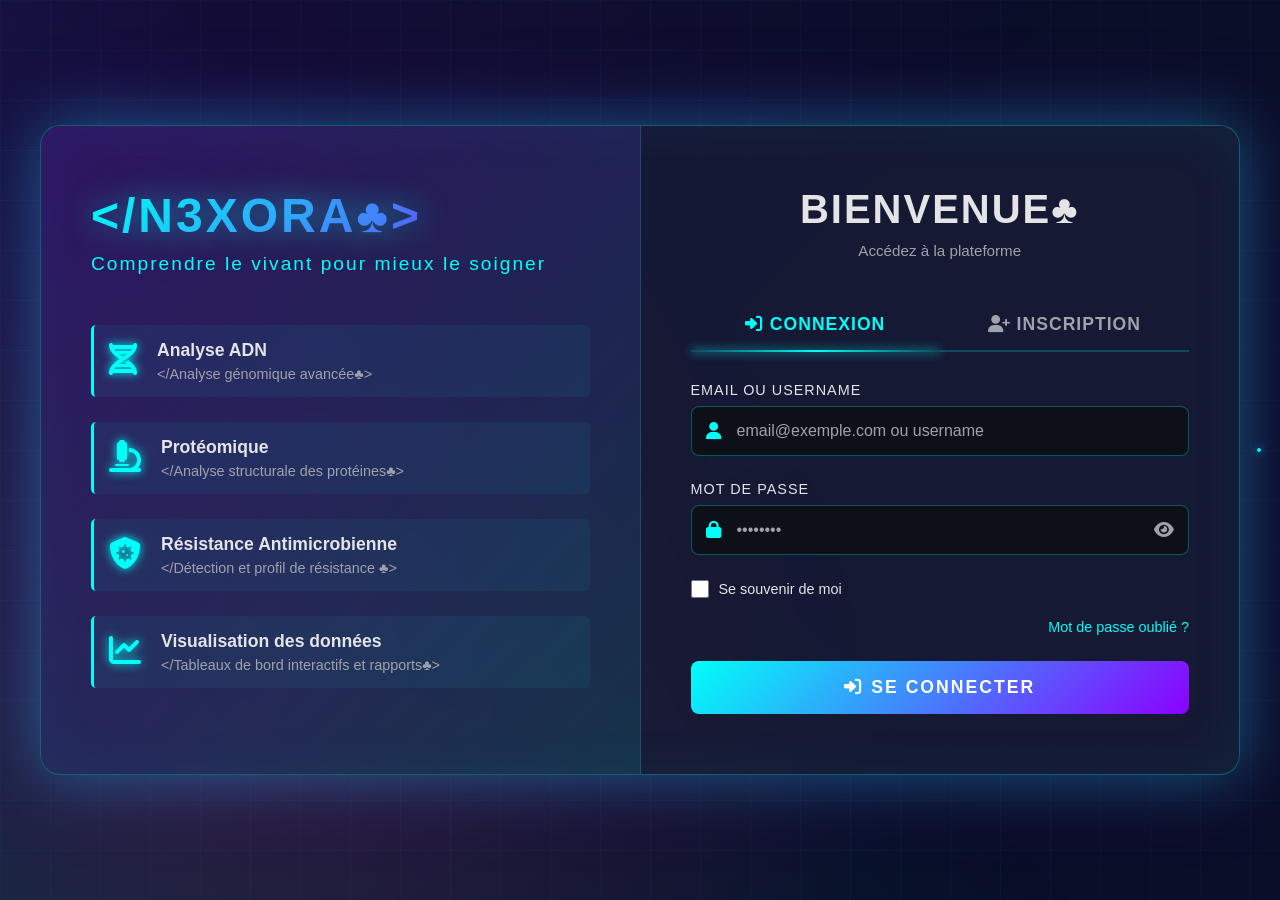
<file: frontend/nexora.html>
<!DOCTYPE html>
<html lang="fr">
<head>
<meta charset="UTF-8">
<meta name="viewport" content="width=device-width, initial-scale=1.0">
<title>Authentification</title>
<link rel="stylesheet" href="https://cdnjs.cloudflare.com/ajax/libs/font-awesome/6.4.0/css/all.min.css">
<style>
/* ===== RESET ===== */
* { margin:0; padding:0; box-sizing:border-box; }
:root {
  --cyan:#00fff9; --pink:#ff006e; --purple:#8b00ff;
  --bg:#0a0e27; --card:#1a1f3a;
  --input:#0d1117; --text:#e4e4e7; --text-secondary:#a1a1aa;
}
body {
  font-family:'Segoe UI',sans-serif;
  background:var(--bg); color:var(--text);
  min-height:100vh; display:flex;
  justify-content:center; align-items:center;
  overflow:hidden; position:relative;
}

/* ===== BACKGROUND ===== */
.cyber-bg{position:fixed;top:0;left:0;width:100%;height:100%;
background:linear-gradient(135deg,rgba(138,0,255,0.1)0%,transparent 50%),linear-gradient(45deg,rgba(0,255,249,0.1)0%,transparent 50%),radial-gradient(circle at 20% 80%, rgba(255,0,110,0.15)0%,transparent 50%);z-index:0;}
.grid-overlay{position:fixed;top:0;left:0;width:100%;height:100%;background-image: linear-gradient(rgba(0,255,249,0.03)1px,transparent 1px),linear-gradient(90deg,rgba(0,255,249,0.03)1px,transparent 1px);background-size:50px 50px;animation:gridScroll 20s linear infinite;z-index:0;}
@keyframes gridScroll{0%{transform:translateY(0);}100%{transform:translateY(50px);}}
.particle{position:fixed;width:4px;height:4px;border-radius:50%;background:var(--cyan);box-shadow:0 0 10px var(--cyan);animation:float 15s infinite;z-index:1;}
@keyframes float{0%,100%{transform:translateY(0) translateX(0);opacity:0;}10%,90%{opacity:1;}100%{transform:translateY(-100vh) translateX(50px);opacity:0;}}

/* ===== CONTAINER ===== */
.auth-container{position:relative;z-index:10;width:100%;max-width:1200px;min-height:650px;display:flex;background:rgba(26,31,58,0.7);backdrop-filter:blur(20px);border-radius:20px;overflow:hidden;box-shadow:0 0 60px rgba(0,255,249,0.3),0 0 100px rgba(138,0,255,0.2),inset 0 0 60px rgba(0,255,249,0.05);border:1px solid rgba(0,255,249,0.3);}

/* ===== LEFT PANEL ===== */
.info-panel{flex:1;padding:60px 50px;background:linear-gradient(135deg, rgba(138,0,255,0.2)0%, rgba(0,255,249,0.1)100%);display:flex;flex-direction:column;justify-content:center;position:relative;border-right:1px solid rgba(0,255,249,0.2);}
.logo{font-size:3em;font-weight:900;background:linear-gradient(135deg,var(--cyan)0%,var(--purple)100%);-webkit-background-clip:text;-webkit-text-fill-color:transparent;text-shadow:0 0 30px rgba(0,255,249,0.5);letter-spacing:3px;animation:pulse 3s ease-in-out infinite;}
@keyframes pulse{0%,100%{opacity:1;}50%{opacity:0.8;}}
.tagline{font-size:1.2em;color:var(--cyan);margin-top:10px;font-weight:300;letter-spacing:2px;}
.features{margin-top:50px;}
.feature-item{display:flex;align-items:center;margin-bottom:25px;padding:15px;background:rgba(0,255,249,0.05);border-left:3px solid var(--cyan);border-radius:5px;transition:all 0.3s ease;}
.feature-item:hover{background:rgba(0,255,249,0.1);transform:translateX(10px);}
.feature-icon{font-size:2em;margin-right:20px;color:var(--cyan);text-shadow:0 0 10px var(--cyan);}
.feature-text h3{font-size:1.1em;margin-bottom:5px;color:var(--text);}
.feature-text p{font-size:0.9em;color:var(--text-secondary);}

/* ===== RIGHT PANEL ===== */
.auth-panel{flex:1;padding:60px 50px;display:flex;flex-direction:column;justify-content:center;position:relative;}
.form-header{text-align:center;margin-bottom:40px;}
.form-header h2{font-size:2.5em;margin-bottom:10px;color:var(--text);text-transform:uppercase;letter-spacing:2px;}
.form-header .subtitle{color:var(--text-secondary);font-size:0.95em;}
.tabs{display:flex;margin-bottom:30px;border-bottom:2px solid rgba(0,255,249,0.2);}
.tab{flex:1;padding:15px;text-align:center;font-size:1.1em;font-weight:600;color:var(--text-secondary);cursor:pointer;position:relative;text-transform:uppercase;letter-spacing:1px;transition:all 0.3s ease;}
.tab.active{color:var(--cyan);}
.tab.active::after{content:'';position:absolute;bottom:-2px;left:0;width:100%;height:2px;background:linear-gradient(90deg,transparent,var(--cyan),transparent);box-shadow:0 0 10px var(--cyan);}
.tab:hover{color:var(--cyan);}
.form-content{display:none;}
.form-content.active{display:block;animation:fadeIn 0.5s ease;}
@keyframes fadeIn{from{opacity:0;transform:translateY(20px);}to{opacity:1;transform:translateY(0);}}
.form-group{margin-bottom:25px;position:relative;}
.form-group label{display:block;margin-bottom:8px;color:var(--text);font-weight:500;font-size:0.9em;text-transform:uppercase;letter-spacing:1px;}
.input-wrapper{position:relative;}
.input-icon{position:absolute;left:15px;top:50%;transform:translateY(-50%);color:var(--cyan);font-size:1.1em;}
.form-control{width:100%;padding:15px 15px 15px 45px;background:var(--input);border:1px solid rgba(0,255,249,0.3);border-radius:8px;color:var(--text);font-size:1em;transition:all 0.3s ease;outline:none;}
.form-control:focus{border-color:var(--cyan);box-shadow:0 0 20px rgba(0,255,249,0.3);background:rgba(0,255,249,0.05);}
.form-control::placeholder{color:var(--text-secondary);}
.password-toggle{position:absolute;right:15px;top:50%;transform:translateY(-50%);color:var(--text-secondary);cursor:pointer;font-size:1.1em;transition:color 0.3s ease;}
.password-toggle:hover{color:var(--cyan);}
.checkbox-group{display:flex;align-items:center;margin-bottom:20px;}
.checkbox-group input[type="checkbox"]{width:18px;height:18px;margin-right:10px;cursor:pointer;accent-color:var(--cyan);}
.checkbox-group label{margin:0;font-size:0.9em;cursor:pointer;}
.forgot-password{text-align:right;margin-bottom:25px;}
.forgot-password a{color:var(--cyan);text-decoration:none;font-size:0.9em;transition:all 0.3s ease;}
.forgot-password a:hover{text-shadow:0 0 10px var(--cyan);}
.btn-primary{width:100%;padding:16px;background:linear-gradient(135deg,var(--cyan)0%,var(--purple)100%);border:none;border-radius:8px;color:white;font-size:1.1em;font-weight:700;text-transform:uppercase;letter-spacing:2px;cursor:pointer;transition:all 0.3s ease;position:relative;overflow:hidden;}
.btn-primary::before{content:'';position:absolute;top:0;left:-100%;width:100%;height:100%;background:linear-gradient(90deg,transparent,rgba(255,255,255,0.3),transparent);transition:left 0.5s ease;}
.btn-primary:hover::before{left:100%;}
.btn-primary:hover{box-shadow:0 0 30px rgba(0,255,249,0.6);transform:translateY(-2px);}
.btn-primary:active{transform:translateY(0);}

/* ===== ALERTS ===== */
.alert{padding:15px;border-radius:8px;margin-bottom:20px;display:none;animation:slideDown 0.3s ease;}
.alert.show{display:block;animation:slideDown 0.3s ease, fadeOut 0.3s ease 2.7s forwards;}
@keyframes slideDown{from{opacity:0;transform:translateY(-10px);}to{opacity:1;transform:translateY(0);}}
@keyframes fadeOut{to{opacity:0;transform:translateY(-10px);}}
.alert-success{background:rgba(0,255,0,0.1);border:1px solid rgba(0,255,0,0.3);color:#00ff00;}
.alert-error{background:rgba(255,0,110,0.1);border:1px solid rgba(255,0,110,0.3);color:#ff006e;}
.alert-info{background:rgba(0,255,249,0.1);border:1px solid rgba(0,255,249,0.3);color:var(--cyan);}

/* ===== LOADING ===== */
.loading-overlay{position:fixed;top:0;left:0;width:100%;height:100%;background:rgba(10,14,39,0.9);display:flex;align-items:center;justify-content:center;z-index:9999;display:none;}
.loading-overlay.show{display:flex;}
.spinner{width:60px;height:60px;border:4px solid rgba(0,255,249,0.2);border-top-color:var(--cyan);border-radius:50%;animation:spin 1s linear infinite;}
@keyframes spin{to{transform:rotate(360deg);}}

/* ===== RESPONSIVE ===== */
@media(max-width:968px){.auth-container{flex-direction:column;max-width:500px;}.info-panel{padding:40px 30px;border-right:none;border-bottom:1px solid rgba(0,255,249,0.2);}.auth-panel{padding:40px 30px;}.logo{font-size:2em;}.features{display:none;}}
</style>
</head>
<body>

<div class="cyber-bg"></div>
<div class="grid-overlay"></div>

<div class="loading-overlay" id="loadingOverlay"><div class="spinner"></div></div>

<div class="auth-container">
  <div class="info-panel">
    <div class="logo">&lt;/N3XORA♣&gt;</div>
    <div class="tagline">Comprendre le vivant pour mieux le soigner</div>
    <div class="features">
      <div class="feature-item"><div class="feature-icon"><i class="fas fa-dna"></i></div><div class="feature-text"><h3>Analyse ADN</h3><p>&lt;/Analyse génomique avancée♣&gt;</p></div></div>
      <div class="feature-item"><div class="feature-icon"><i class="fas fa-microscope"></i></div><div class="feature-text"><h3>Protéomique</h3><p>&lt;/Analyse structurale des protéines♣&gt;</p></div></div>
      <div class="feature-item"><div class="feature-icon"><i class="fas fa-shield-virus"></i></div><div class="feature-text"><h3>Résistance Antimicrobienne</h3><p>&lt;/Détection et profil de résistance ♣&gt;</p></div></div>
      <div class="feature-item"><div class="feature-icon"><i class="fas fa-chart-line"></i></div><div class="feature-text"><h3>Visualisation des données</h3><p>&lt;/Tableaux de bord interactifs et rapports♣&gt;</p></div></div>
    </div>
  </div>

  <div class="auth-panel">
    <div class="form-container">
      <div class="form-header"><h2>Bienvenue♣</h2><p class="subtitle">Accédez à la plateforme</p></div>
      <div id="alertMessage" class="alert"></div>
      <div class="tabs">
        <div class="tab active" onclick="switchTab('login')"><i class="fas fa-sign-in-alt"></i> Connexion</div>
        <div class="tab" onclick="switchTab('register')"><i class="fas fa-user-plus"></i> Inscription</div>
      </div>

      <!-- LOGIN -->
      <div id="loginForm" class="form-content active">
        <form onsubmit="handleLogin(event)">
          <div class="form-group">
            <label>Email ou Username</label>
            <div class="input-wrapper">
              <i class="fas fa-user input-icon"></i>
              <input type="text" id="loginEmail" class="form-control" placeholder="email@exemple.com ou username" required>
            </div>
          </div>
          <div class="form-group">
            <label>Mot de passe</label>
            <div class="input-wrapper">
              <i class="fas fa-lock input-icon"></i>
              <input type="password" id="loginPassword" class="form-control" placeholder="••••••••" required>
              <i class="fas fa-eye password-toggle" onclick="togglePassword('loginPassword', this)"></i>
            </div>
          </div>
          <div class="checkbox-group"><input type="checkbox" id="rememberMe"><label for="rememberMe">Se souvenir de moi</label></div>
          <div class="forgot-password"><a href="#" onclick="showForgotPassword(event)">Mot de passe oublié ?</a></div>
          <button type="submit" class="btn-primary"><i class="fas fa-sign-in-alt"></i> Se connecter</button>
        </form>
      </div>

      <!-- REGISTER -->
      <div id="registerForm" class="form-content">
        <form onsubmit="handleRegister(event)">
          <div class="form-group">
            <label>Nom d'utilisateur</label>
            <div class="input-wrapper">
              <i class="fas fa-user input-icon"></i>
              <input type="text" id="registerUsername" class="form-control" placeholder="votre_username" required pattern="[a-zA-Z0-9_-]+" title="Lettres, chiffres, tirets et underscores" maxlength="100">
            </div>
          </div>
          <div class="form-group">
            <label>Email</label>
            <div class="input-wrapper">
              <i class="fas fa-envelope input-icon"></i>
              <input type="email" id="registerEmail" class="form-control" placeholder="votre.email@exemple.com" required maxlength="200">
            </div>
          </div>
          <div class="form-group">
            <label>Mot de passe</label>
            <div class="input-wrapper">
              <i class="fas fa-lock input-icon"></i>
              <input type="password" id="registerPassword" class="form-control" placeholder="••••••••" required minlength="8">
              <i class="fas fa-eye password-toggle" onclick="togglePassword('registerPassword', this)"></i>
            </div>
          </div>
          <div class="form-group">
            <label>Confirmer le mot de passe</label>
            <div class="input-wrapper">
              <i class="fas fa-lock input-icon"></i>
              <input type="password" id="registerPasswordConfirm" class="form-control" placeholder="••••••••" required>
              <i class="fas fa-eye password-toggle" onclick="togglePassword('registerPasswordConfirm', this)"></i>
            </div>
          </div>
          <div class="checkbox-group"><input type="checkbox" id="acceptTerms" required><label for="acceptTerms">J'accepte les <a href="#" style="color:var(--cyan)">conditions</a></label></div>
          <button type="submit" class="btn-primary"><i class="fas fa-user-plus"></i> Créer un compte</button>
        </form>
      </div>
    </div>
  </div>
</div>

<script>
// PARTICLES
for(let i=0;i<20;i++){
  const p=document.createElement('div');p.className='particle';
  p.style.left=Math.random()*100+'%';
  p.style.animationDelay=Math.random()*15+'s';
  p.style.animationDuration=(Math.random()*10+10)+'s';
  document.body.appendChild(p);
}

// SWITCH TAB
function switchTab(tab){
  document.querySelectorAll('.tab').forEach(t=>t.classList.remove('active'));
  document.querySelectorAll('.form-content').forEach(c=>c.classList.remove('active'));
  if(tab==='login'){
    document.querySelectorAll('.tab')[0].classList.add('active');
    document.getElementById('loginForm').classList.add('active');
    document.getElementById('loginEmail').focus();
  }else{
    document.querySelectorAll('.tab')[1].classList.add('active');
    document.getElementById('registerForm').classList.add('active');
    document.getElementById('registerUsername').focus();
  }
}

// TOGGLE PASSWORD
function togglePassword(id, icon){
  const input=document.getElementById(id);
  input.type=input.type==='password'?'text':'password';
  icon.classList.toggle('fa-eye');
  icon.classList.toggle('fa-eye-slash');
}

// ALERT
function showAlert(message,type){
  const alertBox=document.getElementById('alertMessage');
  alertBox.textContent=message;
  alertBox.className='alert show alert-'+type;
  setTimeout(()=>{alertBox.className='alert';},3000);
}

// LOADING
function showLoading(){document.getElementById('loadingOverlay').classList.add('show');}
function hideLoading(){document.getElementById('loadingOverlay').classList.remove('show');}

// FORGOT PASSWORD
function showForgotPassword(e){e.preventDefault();showAlert("Fonction oubliée non implémentée", "info");}
function parseApiBody(text){
  if(!text) return {};
  try { return JSON.parse(text); }
  catch { return { detail: text.slice(0, 200) }; }
}
function apiError(data, fallback){
  const d = data && data.detail;
  if(typeof d === 'string') return d;
  if(Array.isArray(d)) return d.map(x => x.msg || JSON.stringify(x)).join(' · ');
  return (data && data.message) || fallback;
}
function storeToken(token, remember){
  localStorage.removeItem('token');
  sessionStorage.removeItem('token');
  localStorage.removeItem('nexora_token');
  localStorage.removeItem('authToken');
  sessionStorage.removeItem('authToken');
  if(remember){
    localStorage.setItem('token', token);
    localStorage.setItem('nexora_token', token);
  } else {
    sessionStorage.setItem('token', token);
    sessionStorage.setItem('nexora_token', token);
  }
}

// LOGIN
async function handleLogin(e){
  e.preventDefault();
  const submitButton = e.submitter || document.querySelector('#loginForm button[type="submit"]');
  if (submitButton) submitButton.disabled = true;
  showLoading();

  const email = document.getElementById('loginEmail').value.trim();
  const password = document.getElementById('loginPassword').value;
  const remember = document.getElementById('rememberMe').checked;
  const controller = new AbortController();
  const timeoutId = setTimeout(() => controller.abort(), 20000);

  try {
    const res = await fetch('/api/v1/auth/login', {
      method: 'POST',
      headers: {'Content-Type':'application/json'},
      body: JSON.stringify({ email, password, remember }),
      signal: controller.signal
    });
    const data = parseApiBody(await res.text());

    if (res.ok && data.access_token) {
      storeToken(data.access_token, remember);
      hideLoading();
      showAlert('Connexion réussie !', 'success');
      const redirectDest = localStorage.getItem('redirect_after_login');
      const dest = redirectDest || '/index.html';
      localStorage.removeItem('redirect_after_login');
      setTimeout(()=>{ window.location.replace(dest); }, 500);
    } else {
      hideLoading();
      showAlert(apiError(data, 'Email/Username ou mot de passe incorrect'), 'error');
    }
  } catch(err) {
    hideLoading();
    if (err && err.name === 'AbortError') {
      showAlert('Le serveur ne répond pas après 20 secondes. Vérifiez que l’API et PostgreSQL sont démarrés.', 'error');
    } else {
      showAlert('Impossible de joindre le serveur API. Vérifiez la connexion et le démarrage de N3XORA.', 'error');
    }
    console.error('[login]', err);
  } finally {
    clearTimeout(timeoutId);
    if (submitButton) submitButton.disabled = false;
  }
}

// REGISTER
async function handleRegister(e){
  e.preventDefault(); showLoading();
  const username=document.getElementById('registerUsername').value;
  const email=document.getElementById('registerEmail').value;
  const password=document.getElementById('registerPassword').value;
  const confirm=document.getElementById('registerPasswordConfirm').value;
  if(password!==confirm){hideLoading();showAlert('Les mots de passe ne correspondent pas','error');return;}
  try{
    const res=await fetch('/api/v1/auth/register',{method:'POST',headers:{'Content-Type':'application/json'},body:JSON.stringify({username,email,password})});
    const data=parseApiBody(await res.text());
    hideLoading();
    if(res.ok || data.success){
      showAlert('Inscription réussie ! Connectez-vous','success');
      switchTab('login');
      document.getElementById('loginEmail').value=email;
      document.getElementById('loginPassword').value='';
    }else showAlert(apiError(data, 'Erreur inscription'),'error');
  }catch(err){hideLoading();showAlert('Erreur serveur','error');console.error(err);}
}

</script>
</body>
</html>
</file>
